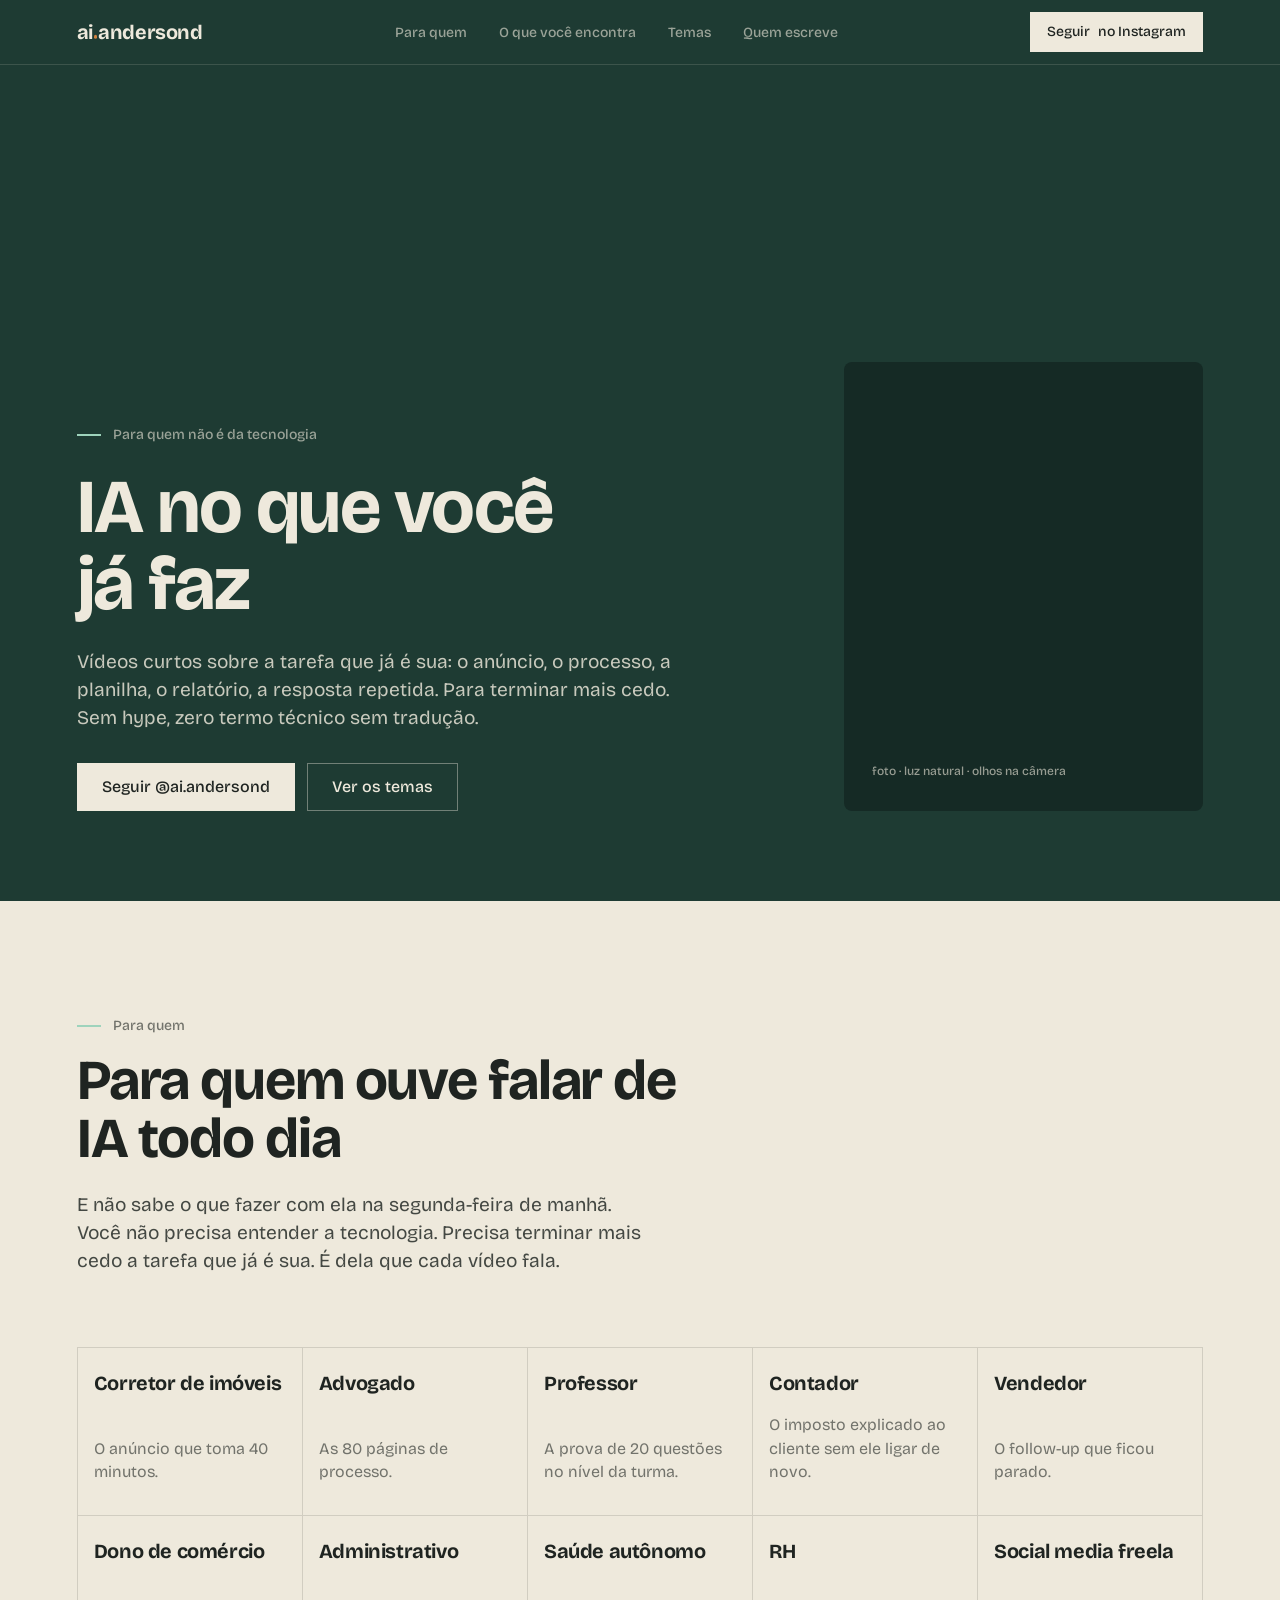
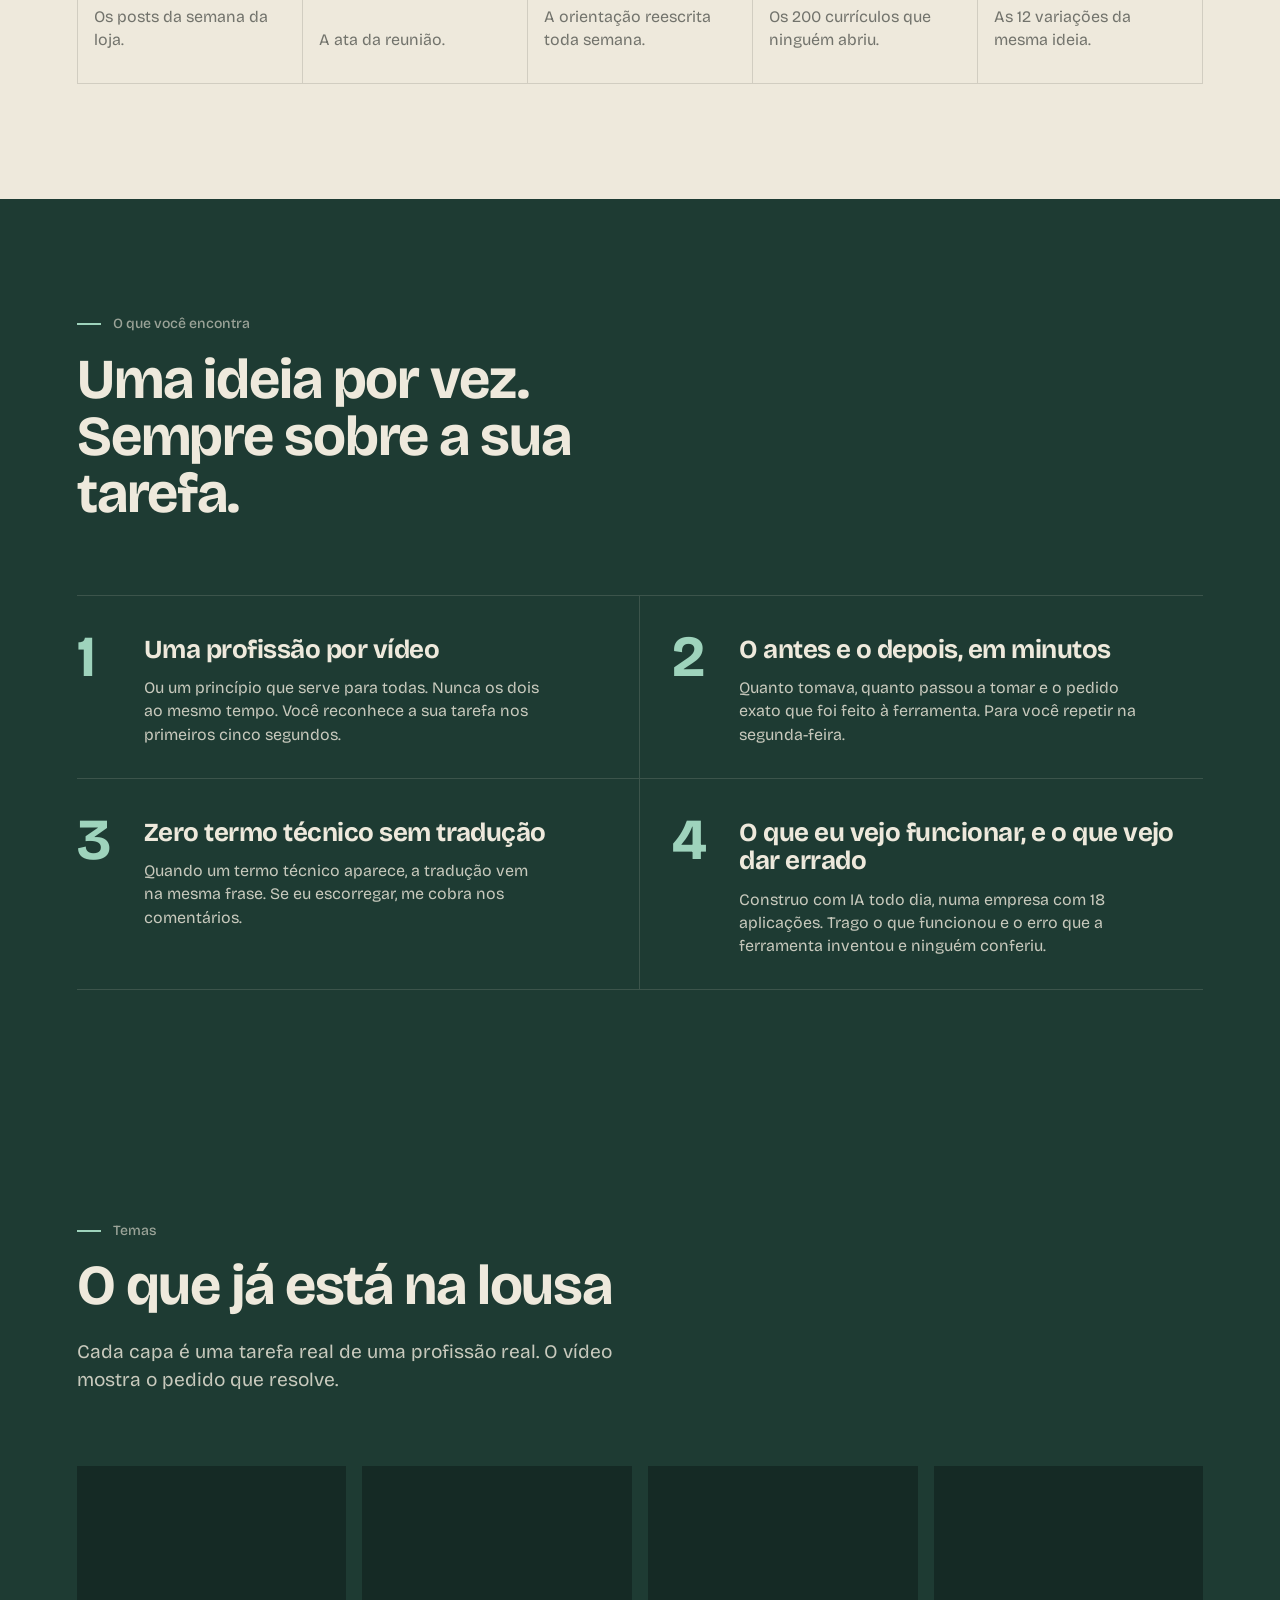
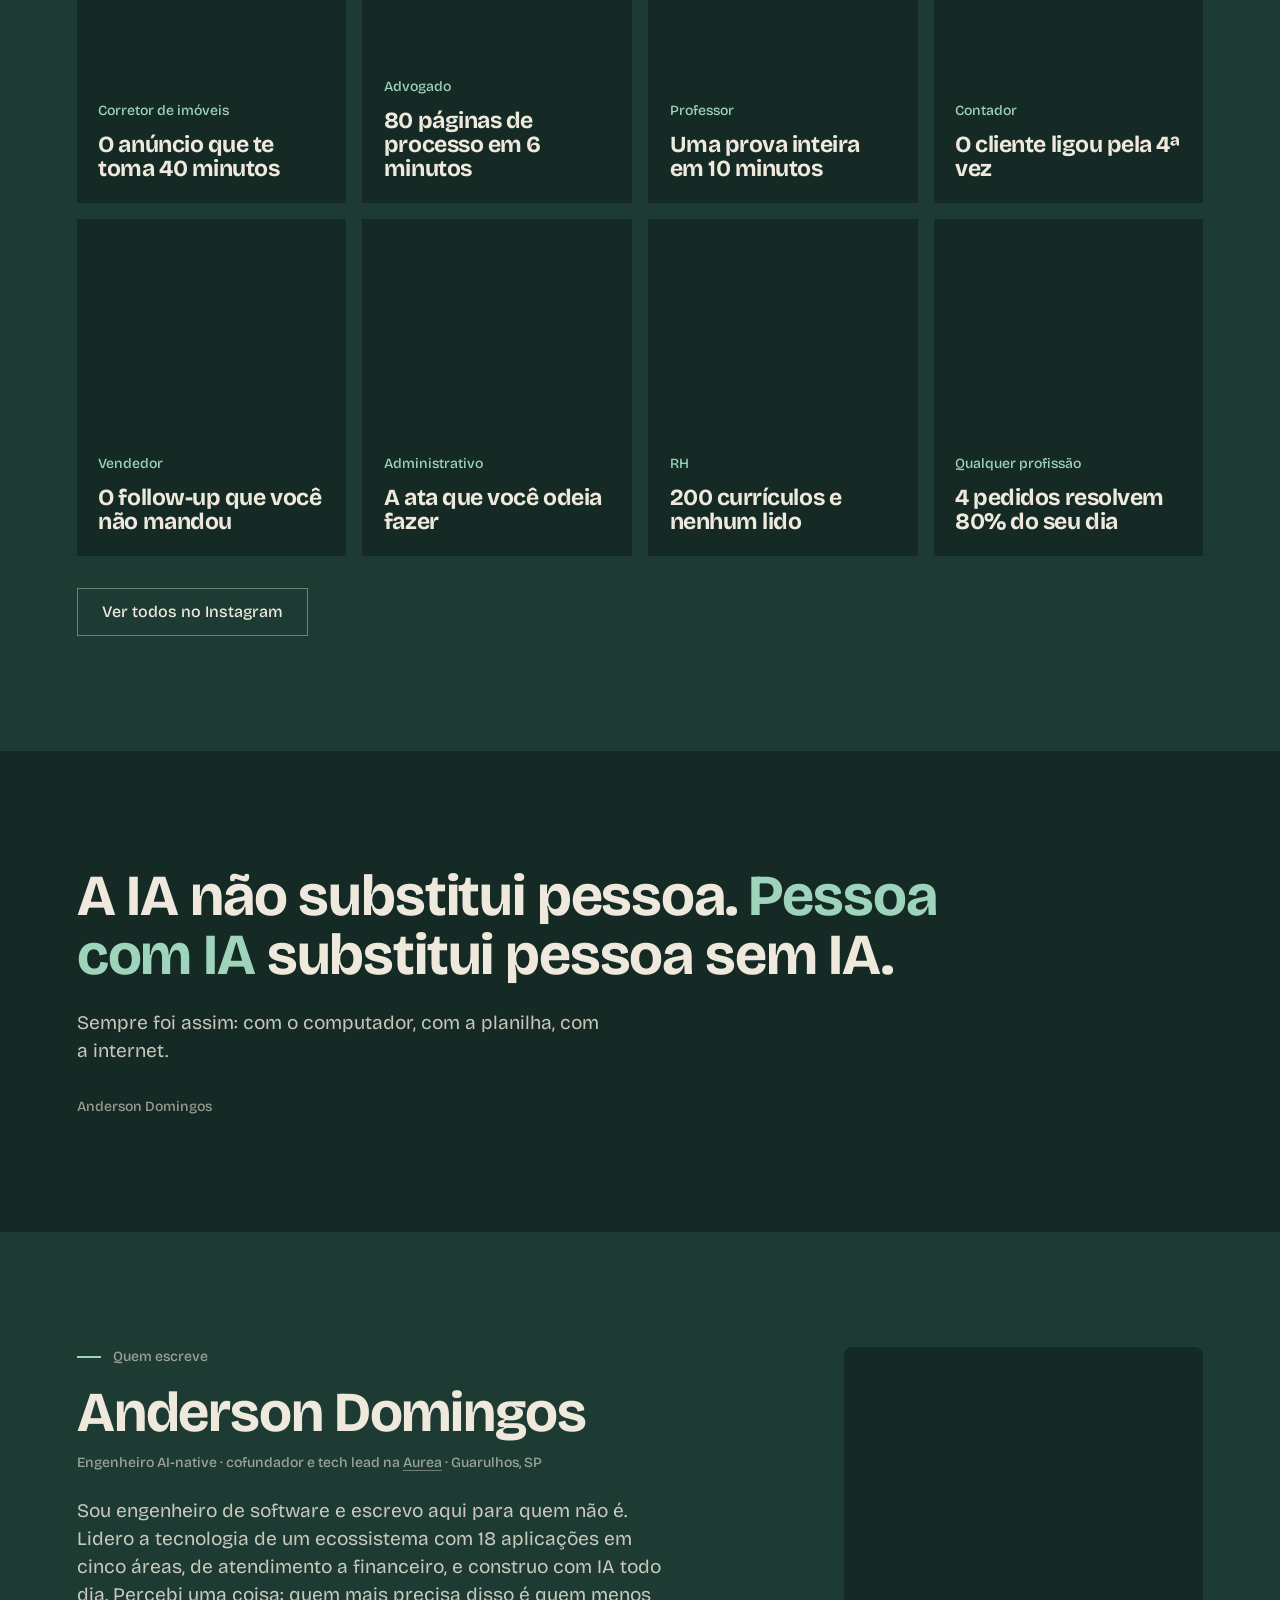
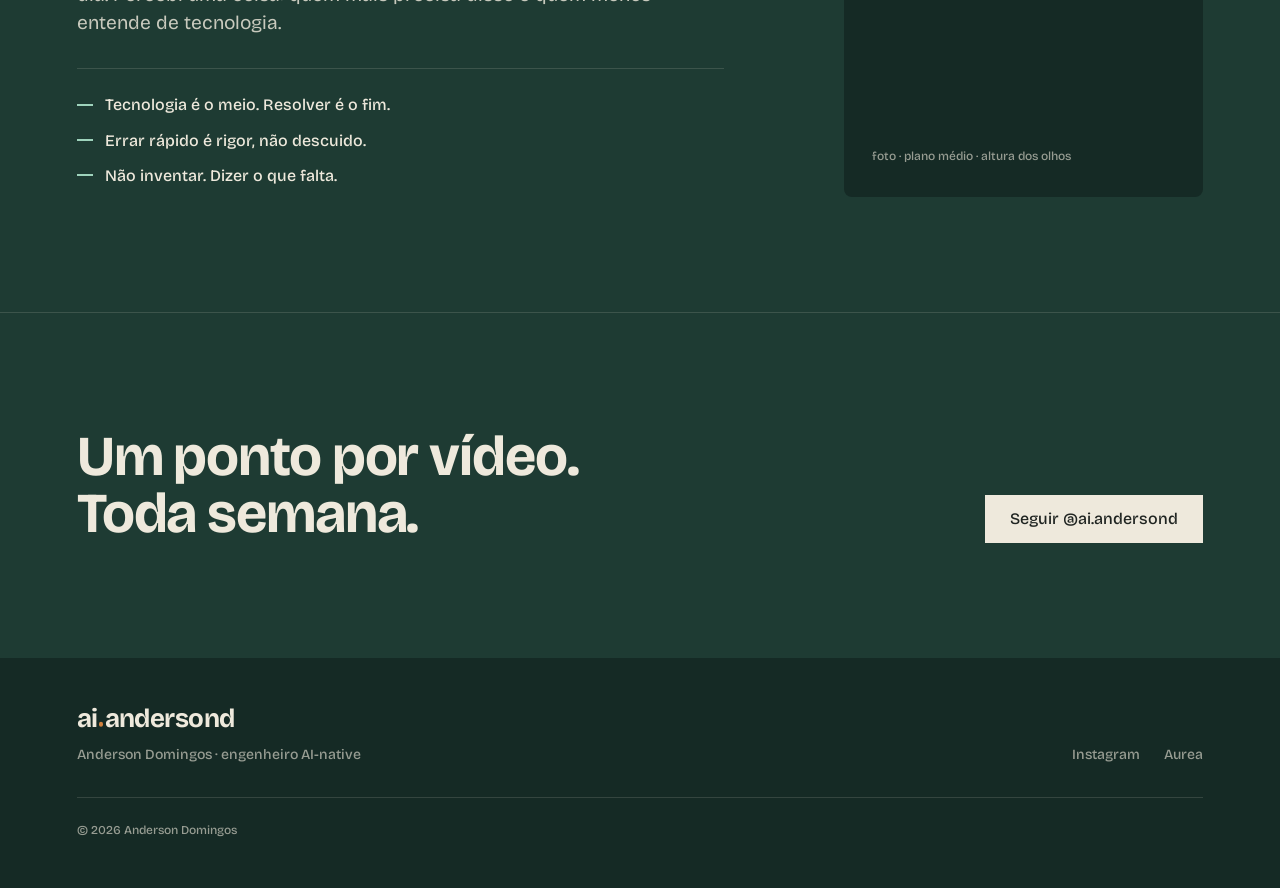
<file: index.html>
<!doctype html>
<html lang="pt-BR">
<head>
  <meta charset="utf-8">
  <meta name="viewport" content="width=device-width, initial-scale=1">
  <title>ai.andersond — IA no que você já faz</title>
  <meta name="description" content="IA para quem não é da tecnologia. Vídeos curtos sobre a tarefa que já é sua: o anúncio, o processo, a planilha, o relatório, a resposta repetida. Sem hype, zero termo técnico sem tradução.">
  <meta name="theme-color" content="#1E3B33">

  <meta property="og:type" content="website">
  <meta property="og:locale" content="pt_BR">
  <meta property="og:site_name" content="ai.andersond">
  <meta property="og:url" content="https://ai-andersond.vercel.app/">
  <meta property="og:title" content="ai.andersond — IA no que você já faz">
  <meta property="og:description" content="IA para quem não é da tecnologia. Um ponto por vídeo, sempre sobre a tarefa que já é sua. Sem hype, zero termo técnico sem tradução.">
  <meta property="og:image" content="https://ai-andersond.vercel.app/assets/og.png">
  <meta property="og:image:width" content="1200">
  <meta property="og:image:height" content="630">
  <meta name="twitter:card" content="summary_large_image">
  <meta name="twitter:title" content="ai.andersond — IA no que você já faz">
  <meta name="twitter:description" content="IA para quem não é da tecnologia. Um ponto por vídeo, sempre sobre a tarefa que já é sua.">
  <meta name="twitter:image" content="https://ai-andersond.vercel.app/assets/og.png">

  <link rel="canonical" href="https://ai-andersond.vercel.app/">
  <link rel="icon" href="favicon.svg" type="image/svg+xml">
  <link rel="apple-touch-icon" href="apple-touch-icon.png">

  <link rel="preconnect" href="https://fonts.googleapis.com">
  <link rel="preconnect" href="https://fonts.gstatic.com" crossorigin>
  <link href="https://fonts.googleapis.com/css2?family=Bricolage+Grotesque:opsz,wdth,wght@12..96,75..100,400;12..96,75..100,500;12..96,75..100,700&display=swap" rel="stylesheet">

  <link rel="stylesheet" href="tokens.css">
  <link rel="stylesheet" href="styles.css">
</head>
<body>
  <a class="skip" href="#conteudo">Pular para o conteúdo</a>

  <header class="nav wrap" id="top">
    <div class="row">
      <a class="wordmark" href="#top" aria-label="ai.andersond, início">ai<span class="dot" aria-hidden="true"></span>andersond</a>
      <nav aria-label="Seções">
        <ul>
          <li><a href="#para-quem">Para quem</a></li>
          <li><a href="#o-que-encontra">O que você encontra</a></li>
          <li><a href="#temas">Temas</a></li>
          <li><a href="#quem-escreve">Quem escreve</a></li>
        </ul>
      </nav>
      <a class="btn btn-primary btn-sm" href="https://www.instagram.com/ai.andersond/" target="_blank" rel="noopener" aria-label="Seguir no Instagram">Seguir<span class="hide-sm" aria-hidden="true">no Instagram</span></a>
    </div>
  </header>

  <main id="conteudo">

    <!-- Hero: título curto (até 6 palavras), conteúdo ancorado à esquerda e ao rodapé -->
    <section class="hero wrap" aria-labelledby="titulo">
      <div class="grid">
        <div class="hero-copy">
          <p class="eyebrow">Para quem não é da tecnologia</p>
          <h1 id="titulo" class="display">IA no que você já faz</h1>
          <p class="lede">Vídeos curtos sobre a tarefa que já é sua: o anúncio, o processo, a planilha, o relatório, a resposta repetida. Para terminar mais cedo. Sem hype, zero termo técnico sem tradução.</p>
          <div class="actions">
            <a class="btn btn-primary" href="https://www.instagram.com/ai.andersond/" target="_blank" rel="noopener">Seguir @ai.andersond</a>
            <a class="btn btn-ghost" href="#temas">Ver os temas</a>
          </div>
        </div>
        <!-- Fase 2: trocar o placeholder por <img src="assets/fotos/anderson.jpg" alt="Anderson Domingos"> dentro da figure -->
        <figure class="hero-photo photo">
          <figcaption>foto · luz natural · olhos na câmera</figcaption>
        </figure>
      </div>
    </section>

    <!-- Para quem: fundo giz (a parte clara dos 15%) -->
    <section class="section section-light wrap" id="para-quem" aria-labelledby="h-para-quem">
      <div class="grid">
        <div class="head">
          <p class="eyebrow">Para quem</p>
          <h2 id="h-para-quem" class="display">Para quem ouve falar de IA todo dia</h2>
          <p class="intro">E não sabe o que fazer com ela na segunda-feira de manhã. Você não precisa entender a tecnologia. Precisa terminar mais cedo a tarefa que já é sua. É dela que cada vídeo fala.</p>
        </div>
      </div>
      <ul class="who" aria-label="Profissões e a tarefa de cada uma">
        <li><h3>Corretor de imóveis</h3><p>O anúncio que toma 40 minutos.</p></li>
        <li><h3>Advogado</h3><p>As 80 páginas de processo.</p></li>
        <li><h3>Professor</h3><p>A prova de 20 questões no nível da turma.</p></li>
        <li><h3>Contador</h3><p>O imposto explicado ao cliente sem ele ligar de novo.</p></li>
        <li><h3>Vendedor</h3><p>O follow-up que ficou parado.</p></li>
        <li><h3>Dono de comércio</h3><p>Os posts da semana da loja.</p></li>
        <li><h3>Administrativo</h3><p>A ata da reunião.</p></li>
        <li><h3>Saúde autônomo</h3><p>A orientação reescrita toda semana.</p></li>
        <li><h3>RH</h3><p>Os 200 currículos que ninguém abriu.</p></li>
        <li><h3>Social media freela</h3><p>As 12 variações da mesma ideia.</p></li>
      </ul>
    </section>

    <!-- O que você encontra -->
    <section class="section wrap" id="o-que-encontra" aria-labelledby="h-encontra">
      <div class="grid">
        <div class="head">
          <p class="eyebrow">O que você encontra</p>
          <h2 id="h-encontra" class="display">Uma ideia por vez. Sempre sobre a sua tarefa.</h2>
        </div>
      </div>
      <ol class="find">
        <li>
          <span class="num" aria-hidden="true">1</span>
          <div>
            <h3>Uma profissão por vídeo</h3>
            <p>Ou um princípio que serve para todas. Nunca os dois ao mesmo tempo. Você reconhece a sua tarefa nos primeiros cinco segundos.</p>
          </div>
        </li>
        <li>
          <span class="num" aria-hidden="true">2</span>
          <div>
            <h3>O antes e o depois, em minutos</h3>
            <p>Quanto tomava, quanto passou a tomar e o pedido exato que foi feito à ferramenta. Para você repetir na segunda-feira.</p>
          </div>
        </li>
        <li>
          <span class="num" aria-hidden="true">3</span>
          <div>
            <h3>Zero termo técnico sem tradução</h3>
            <p>Quando um termo técnico aparece, a tradução vem na mesma frase. Se eu escorregar, me cobra nos comentários.</p>
          </div>
        </li>
        <li>
          <span class="num" aria-hidden="true">4</span>
          <div>
            <h3>O que eu vejo funcionar, e o que vejo dar errado</h3>
            <p>Construo com IA todo dia, numa empresa com 18 aplicações. Trago o que funcionou e o erro que a ferramenta inventou e ninguém conferiu.</p>
          </div>
        </li>
      </ol>
    </section>

    <!-- Temas: capas 4:5, uma profissão e uma tarefa por capa -->
    <section class="section wrap" id="temas" aria-labelledby="h-temas">
      <div class="grid">
        <div class="head">
          <p class="eyebrow">Temas</p>
          <h2 id="h-temas" class="display">O que já está na lousa</h2>
          <p class="intro">Cada capa é uma tarefa real de uma profissão real. O vídeo mostra o pedido que resolve.</p>
        </div>
      </div>
      <ul class="covers" aria-label="Temas dos vídeos">
        <li class="cover"><span class="tag">Corretor de imóveis</span><h3>O anúncio que te toma 40 minutos</h3></li>
        <li class="cover"><span class="tag">Advogado</span><h3>80 páginas de processo em 6 minutos</h3></li>
        <li class="cover"><span class="tag">Professor</span><h3>Uma prova inteira em 10 minutos</h3></li>
        <li class="cover"><span class="tag">Contador</span><h3>O cliente ligou pela 4ª vez</h3></li>
        <li class="cover"><span class="tag">Vendedor</span><h3>O follow-up que você não mandou</h3></li>
        <li class="cover"><span class="tag">Administrativo</span><h3>A ata que você odeia fazer</h3></li>
        <li class="cover"><span class="tag">RH</span><h3>200 currículos e nenhum lido</h3></li>
        <li class="cover"><span class="tag">Qualquer profissão</span><h3>4 pedidos resolvem 80% do seu dia</h3></li>
      </ul>
      <div class="more">
        <a class="btn btn-ghost" href="https://www.instagram.com/ai.andersond/" target="_blank" rel="noopener">Ver todos no Instagram</a>
      </div>
    </section>

    <!-- Frase: fundo lousa escura, uma expressão em menta -->
    <section class="section section-deep wrap" aria-label="A frase que resume">
      <div class="grid">
        <blockquote class="statement-wrap">
          <p class="statement display">A IA não substitui pessoa. <em>Pessoa com IA</em> substitui pessoa sem IA.</p>
          <p class="statement-more">Sempre foi assim: com o computador, com a planilha, com a internet.</p>
          <footer class="statement-by">Anderson Domingos</footer>
        </blockquote>
      </div>
    </section>

    <!-- Quem escreve -->
    <section class="section wrap about" id="quem-escreve" aria-labelledby="h-quem">
      <div class="grid">
        <div class="about-copy">
          <p class="eyebrow">Quem escreve</p>
          <h2 id="h-quem" class="display">Anderson Domingos</h2>
          <p class="role">Engenheiro AI-native · cofundador e tech lead na <a href="https://aureatech.io" target="_blank" rel="noopener">Aurea</a> · Guarulhos, SP</p>
          <p class="bio">Sou engenheiro de software e escrevo aqui para quem não é. Lidero a tecnologia de um ecossistema com 18 aplicações em cinco áreas, de atendimento a financeiro, e construo com IA todo dia. Percebi uma coisa: quem mais precisa disso é quem menos entende de tecnologia.</p>
          <ul class="principles" aria-label="Princípios">
            <li>Tecnologia é o meio. Resolver é o fim.</li>
            <li>Errar rápido é rigor, não descuido.</li>
            <li>Não inventar. Dizer o que falta.</li>
          </ul>
        </div>
        <!-- Fase 2: trocar o placeholder por <img src="assets/fotos/anderson-retrato.jpg" alt="Anderson Domingos"> -->
        <figure class="about-photo photo">
          <figcaption>foto · plano médio · altura dos olhos</figcaption>
        </figure>
      </div>
    </section>

    <!-- Chamada final: o significado do ponto, dito uma vez -->
    <section class="section cta wrap" aria-labelledby="h-cta">
      <div class="grid">
        <h2 id="h-cta" class="display">Um ponto por vídeo. Toda semana.</h2>
        <div class="actions">
          <a class="btn btn-primary" href="https://www.instagram.com/ai.andersond/" target="_blank" rel="noopener">Seguir @ai.andersond</a>
        </div>
      </div>
    </section>

  </main>

  <footer class="footer wrap">
    <div class="row">
      <div>
        <a class="wordmark" href="#top" aria-label="ai.andersond, voltar ao topo">ai<span class="dot" aria-hidden="true"></span>andersond</a>
        <p class="role">Anderson Domingos · engenheiro AI-native</p>
      </div>
      <nav aria-label="Links">
        <ul>
          <li><a href="https://www.instagram.com/ai.andersond/" target="_blank" rel="noopener">Instagram</a></li>
          <li><a href="https://aureatech.io" target="_blank" rel="noopener">Aurea</a></li>
        </ul>
      </nav>
    </div>
    <small>© 2026 Anderson Domingos</small>
  </footer>
</body>
</html>
</file>
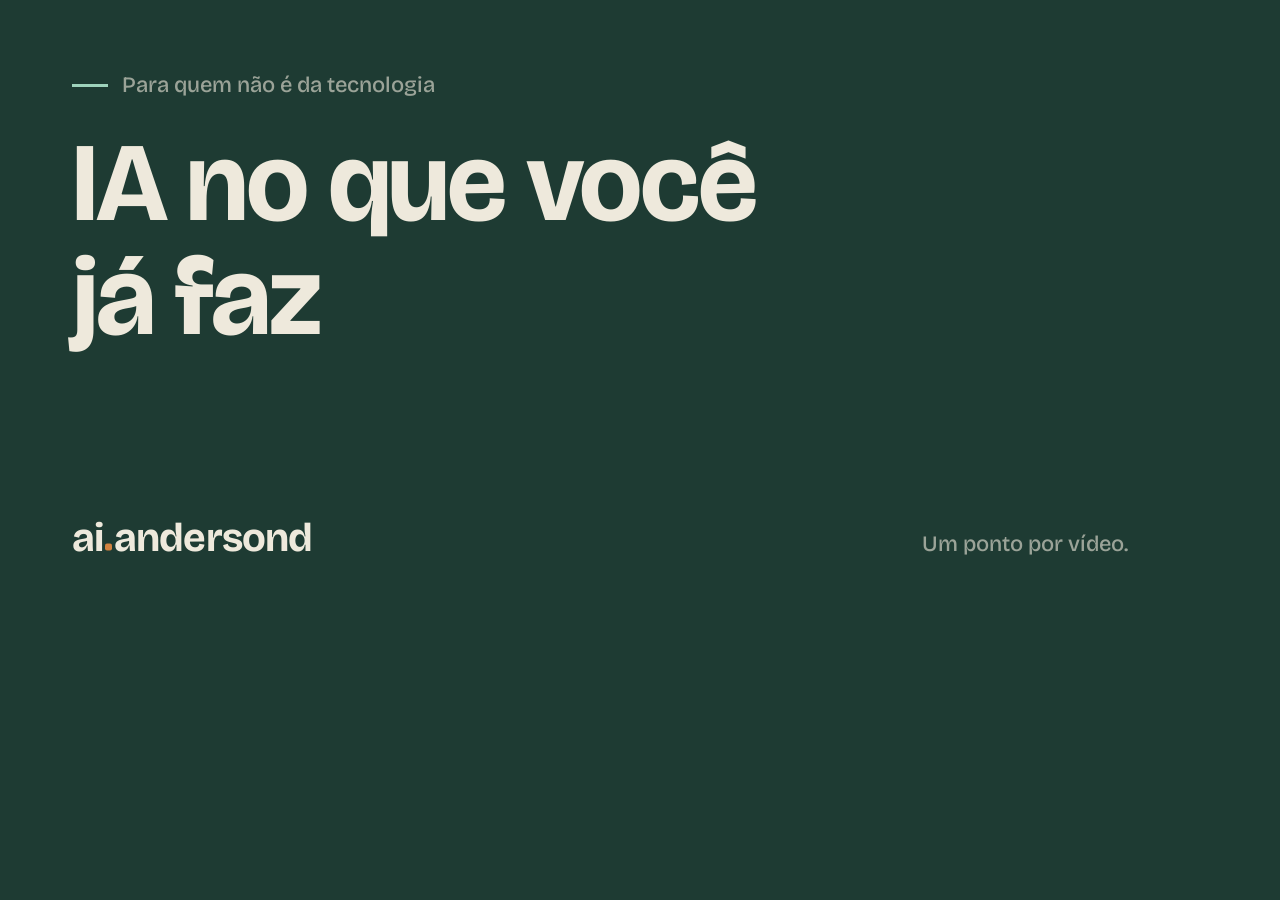
<file: assets/og.html>
<!doctype html>
<html lang="pt-BR">
<head>
<meta charset="utf-8">
<title>og · ai.andersond</title>
<link href="https://fonts.googleapis.com/css2?family=Bricolage+Grotesque:opsz,wdth,wght@12..96,75..100,400;12..96,75..100,500;12..96,75..100,700&display=block" rel="stylesheet">
<link rel="stylesheet" href="../tokens.css">
<style>
  /* Fonte do assets/og.png (1200x630). Gerar: ver README › "Regenerar o og.png". */
  html, body { margin: 0; }
  body {
    width: 1200px; height: 630px; overflow: hidden;
    background: var(--color-lousa); color: var(--color-giz);
    font-family: var(--font-family); font-optical-sizing: auto;
    display: flex; flex-direction: column; justify-content: space-between;
    padding: 72px; box-sizing: border-box;
  }
  .eyebrow { display: flex; align-items: center; gap: 14px; font-weight: 500; font-size: 22px; color: var(--text-on-dark-muted); }
  .eyebrow::before { content: ""; width: 36px; height: 3px; background: var(--color-menta); }
  h1 { margin: 28px 0 0; font-weight: 700; font-size: 112px; letter-spacing: -0.02em; line-height: 1.02; max-width: 11ch; }
  .foot { display: flex; justify-content: space-between; align-items: baseline; }
  .wordmark { display: inline-flex; align-items: baseline; font-weight: 700; font-size: 40px; letter-spacing: -0.02em; line-height: 1; }
  .dot { display: inline-block; width: .18em; height: .18em; margin: 0 .04em; background: var(--color-cobre); border-radius: 2px; transform: translateY(-.01em); }
  .tag { font-weight: 500; font-size: 22px; color: var(--text-on-dark-muted); }
</style>
</head>
<body>
  <div>
    <p class="eyebrow" style="margin:0">Para quem não é da tecnologia</p>
    <h1>IA no que você já faz</h1>
  </div>
  <div class="foot">
    <span class="wordmark">ai<span class="dot"></span>andersond</span>
    <span class="tag">Um ponto por vídeo.</span>
  </div>
</body>
</html>
</file>
<file: tokens.css>
/* ============================================================
   ai.andersond · tokens da direção "Lousa" · v1.0.0 (10/09/2026)
   Fonte normativa: tokens.json (W3C Design Tokens).
   Regra: copie o hex, nunca aproxime. Sombra e gradiente não existem.
   ============================================================ */
:root {
  /* --- cor (tokens.json › color) --- */
  --color-lousa: #1E3B33;         /* base: fundo padrão */
  --color-lousa-escura: #152A25;  /* profundidade, faixas, lower third */
  --color-giz: #EEE9DC;           /* texto sobre lousa; fundo claro */
  --color-cobre: #D2823F;         /* SÓ o ponto da marca */
  --color-menta: #9ED3BC;         /* acento frio: linha, número, gráfico */
  --color-grafite: #1F2421;       /* texto sobre giz */

  /* --- semântica (tokens.json › semantic) --- */
  --bg-default: var(--color-lousa);
  --bg-deep: var(--color-lousa-escura);
  --bg-light: var(--color-giz);
  --text-on-dark: var(--color-giz);
  --text-on-dark-muted: rgba(238, 233, 220, 0.6);   /* giz a 60% (#EEE9DC99) */
  --text-on-light: var(--color-grafite);
  --text-accent: var(--color-menta);

  /* derivados desta implementação (não estão no tokens.json) */
  --text-on-dark-soft: rgba(238, 233, 220, 0.82);
  --text-on-light-muted: rgba(31, 36, 33, 0.6);
  --text-on-light-soft: rgba(31, 36, 33, 0.82);
  --line-on-dark: rgba(238, 233, 220, 0.14);
  --line-on-light: rgba(31, 36, 33, 0.14);
  --border-ghost: rgba(238, 233, 220, 0.4);

  /* --- tipografia (tokens.json › font) --- */
  --font-family: "Bricolage Grotesque", system-ui, sans-serif;
  --font-weight-text: 400;
  --font-weight-label: 500;
  --font-weight-display: 700;
  --font-width-normal: 100%;
  --font-width-condensed: 80%;
  --font-size-12: 12px;
  --font-size-14: 14px;
  --font-size-16: 16px;
  --font-size-20: 20px;
  --font-size-26: 26px;
  --font-size-34: 34px;
  --font-size-44: 44px;
  --font-size-58: 58px;
  --font-size-76: 76px;
  --letter-spacing-display: -0.02em;
  --letter-spacing-text: 0;
  --line-height-display: 1.02;
  --line-height-text: 1.45;

  /* --- espaço (tokens.json › space) --- */
  --space-1: 4px;
  --space-2: 8px;
  --space-3: 12px;
  --space-4: 16px;
  --space-6: 24px;
  --space-8: 32px;
  --space-12: 48px;
  --space-16: 64px;
  --margin-ratio: 6%;             /* margem = 6% da largura do formato */

  /* --- raio (tokens.json › radius) --- */
  --radius-none: 0px;
  --radius-dot: 2px;              /* cantos do ponto da marca */
  --radius-photo: 8px;            /* único raio permitido em imagem */

  /* --- explícitos: não existem nesta identidade --- */
  --shadow-none: none;
  --gradient-none: none;
}
</file>
<file: styles.css>
/* ============================================================
   ai.andersond · landing page · direção "Lousa"
   O que este arquivo respeita (detalhe em AGENTS.md):
   - uma família: Bricolage Grotesque; títulos 700, tracking -0.02em, entrelinha 1.02
   - sem gradiente, sem sombra, sem caixa alta, sem movimento gratuito
   - raio 0 em tudo, exceto o ponto (2px) e a foto (8px)
   - cobre só no ponto da marca (.dot)
   - margem lateral = 6% da largura (.wrap); grade de 12 colunas (.grid)
   - conteúdo alinhado à esquerda e ancorado ao rodapé
   ============================================================ */

*, *::before, *::after { box-sizing: border-box; }

html {
  -webkit-text-size-adjust: 100%;
  scroll-padding-top: 80px;
}
@media (prefers-reduced-motion: no-preference) {
  html { scroll-behavior: smooth; }
}

body {
  margin: 0;
  font-family: var(--font-family);
  font-weight: var(--font-weight-text);
  font-size: var(--font-size-16);
  line-height: var(--line-height-text);
  letter-spacing: var(--letter-spacing-text);
  color: var(--text-on-dark);
  background: var(--bg-default);
  font-optical-sizing: auto;
  -webkit-font-smoothing: antialiased;
  text-rendering: optimizeLegibility;
}

h1, h2, h3, p, ul, ol, figure, blockquote { margin: 0; }
ul, ol { padding: 0; list-style: none; }
a { color: inherit; }
img, svg { display: block; max-width: 100%; }

::selection { background: var(--color-menta); color: var(--color-grafite); }
:focus-visible { outline: 2px solid var(--color-menta); outline-offset: 3px; }

/* ---------- Tipo ---------- */
.display {
  font-weight: var(--font-weight-display);
  letter-spacing: var(--letter-spacing-display);
  line-height: var(--line-height-display);
}
.label {
  font-weight: var(--font-weight-label);
  font-size: var(--font-size-14);
}

/* ---------- Layout ---------- */
.wrap { padding-inline: var(--margin-ratio); }
.grid {
  display: grid;
  grid-template-columns: repeat(12, minmax(0, 1fr));
  column-gap: var(--space-6);
}
.head { grid-column: 1 / span 8; }

.skip {
  position: absolute;
  left: var(--margin-ratio);
  top: -100px;
  z-index: 100;
  padding: var(--space-2) var(--space-3);
  background: var(--color-giz);
  color: var(--color-grafite);
  font-weight: var(--font-weight-label);
  text-decoration: none;
}
.skip:focus { top: var(--space-2); }

/* ---------- Marca ---------- */
.wordmark {
  display: inline-flex;
  align-items: baseline;
  font-weight: var(--font-weight-display);
  letter-spacing: var(--letter-spacing-display);
  line-height: 1;
  color: var(--color-giz);
  text-decoration: none;
}
.dot {
  display: inline-block;
  width: .18em;
  height: .18em;
  margin: 0 .04em;
  background: var(--color-cobre);
  border-radius: var(--radius-dot);
  transform: translateY(-.01em);
}

/* ---------- Nav ---------- */
.nav {
  position: sticky;
  top: 0;
  z-index: 50;
  background: var(--bg-default);
  border-bottom: 1px solid var(--line-on-dark);
}
.nav .row {
  display: flex;
  align-items: center;
  justify-content: space-between;
  gap: var(--space-6);
  min-height: 64px;
}
.nav .wordmark { font-size: var(--font-size-20); }
.nav ul { display: flex; gap: var(--space-8); }
.nav ul a {
  font-weight: var(--font-weight-label);
  font-size: var(--font-size-14);
  color: var(--text-on-dark-muted);
  text-decoration: none;
}
.nav ul a:hover { color: var(--color-giz); }

/* ---------- Botões ---------- */
.btn {
  display: inline-flex;
  align-items: center;
  justify-content: center;
  gap: var(--space-2);
  min-height: 48px;
  padding: 0 var(--space-6);
  font-weight: var(--font-weight-label);
  font-size: var(--font-size-16);
  line-height: 1;
  text-decoration: none;
  border: 1px solid transparent;
  border-radius: var(--radius-none);
  white-space: nowrap;
}
.btn-primary {
  background: var(--color-giz);
  color: var(--color-grafite);
  border-color: var(--color-giz);
}
.btn-primary:hover {
  background: transparent;
  color: var(--color-giz);
}
.btn-ghost {
  color: var(--color-giz);
  border-color: var(--border-ghost);
}
.btn-ghost:hover { border-color: var(--color-giz); }
.btn-sm {
  min-height: 40px;
  padding: 0 var(--space-4);
  font-size: var(--font-size-14);
}

/* ---------- Hero ---------- */
.hero {
  min-height: min(calc(100vh - 64px), 880px);
  min-height: min(calc(100svh - 64px), 880px);
  display: grid;
  align-content: end;
  padding-block: var(--space-16) clamp(48px, 7vw, 96px);
}
.hero .grid {
  align-items: end;
  row-gap: var(--space-12);
}
.hero-copy { grid-column: 1 / span 7; }
.hero-photo { grid-column: 9 / span 4; }
.hero h1 {
  margin-top: var(--space-6);
  font-size: clamp(44px, 7vw, 76px);
  max-width: 11ch;
}
.lede {
  margin-top: var(--space-6);
  font-size: clamp(16px, 1.5vw, 20px);
  max-width: 50ch;
  color: var(--text-on-dark-soft);
}
.actions {
  display: flex;
  flex-wrap: wrap;
  gap: var(--space-3);
  margin-top: var(--space-8);
}

/* foto: único lugar com raio 8px */
.photo {
  position: relative;
  overflow: hidden;
  aspect-ratio: 4 / 5;
  background: var(--bg-deep);
  border-radius: var(--radius-photo);
}
.photo img {
  width: 100%;
  height: 100%;
  object-fit: cover;
}
.photo figcaption {
  position: absolute;
  left: 8%;
  bottom: 7%;
  font-size: var(--font-size-12);
  font-weight: var(--font-weight-label);
  color: var(--text-on-dark-muted);
}

/* ---------- Seções ---------- */
.section { padding-block: clamp(64px, 9vw, 120px); }
.section-light {
  background: var(--bg-light);
  color: var(--text-on-light);
}
.section-deep { background: var(--bg-deep); }

.eyebrow {
  display: flex;
  align-items: center;
  gap: var(--space-3);
  font-weight: var(--font-weight-label);
  font-size: var(--font-size-14);
  color: var(--text-on-dark-muted);
}
.eyebrow::before {
  content: "";
  flex: none;
  width: 24px;
  height: 2px;
  background: var(--color-menta);
}
.section-light .eyebrow { color: var(--text-on-light-muted); }

.section h2 {
  margin-top: var(--space-4);
  font-size: clamp(34px, 4.4vw, 58px);
  max-width: 18ch;
}
.intro {
  margin-top: var(--space-6);
  font-size: clamp(16px, 1.5vw, 20px);
  max-width: 48ch;
  color: var(--text-on-dark-soft);
}
.section-light .intro { color: var(--text-on-light-soft); }

/* Para quem: grade de profissões, linhas finas, sem cartão */
.who {
  margin-top: clamp(40px, 6vw, 72px);
  display: grid;
  grid-template-columns: repeat(5, minmax(0, 1fr));
  border-top: 1px solid var(--line-on-light);
  border-left: 1px solid var(--line-on-light);
}
.who li {
  display: flex;
  flex-direction: column;
  justify-content: space-between;
  gap: var(--space-4);
  min-height: 168px;
  padding: var(--space-6) var(--space-4) var(--space-8);
  border-right: 1px solid var(--line-on-light);
  border-bottom: 1px solid var(--line-on-light);
}
.who h3 {
  font-weight: var(--font-weight-display);
  font-size: var(--font-size-20);
  letter-spacing: var(--letter-spacing-display);
  line-height: 1.1;
}
.who p {
  font-size: var(--font-size-16);
  color: var(--text-on-light-muted);
}

/* O que você encontra: numeral menta, lista em duas colunas */
.find {
  margin-top: clamp(40px, 6vw, 72px);
  display: grid;
  grid-template-columns: repeat(2, minmax(0, 1fr));
  border-top: 1px solid var(--line-on-dark);
}
.find li {
  display: grid;
  grid-template-columns: auto minmax(0, 1fr);
  gap: var(--space-6);
  padding: var(--space-8) var(--space-8) var(--space-8) 0;
  border-bottom: 1px solid var(--line-on-dark);
}
.find li:nth-child(odd) { border-right: 1px solid var(--line-on-dark); }
.find li:nth-child(even) { padding-left: var(--space-8); padding-right: 0; }
.num {
  min-width: 1.2ch;
  font-weight: var(--font-weight-display);
  font-size: var(--font-size-58);
  line-height: 1;
  letter-spacing: var(--letter-spacing-display);
  color: var(--color-menta);
}
.find h3 {
  margin-top: .3em;
  font-weight: var(--font-weight-display);
  font-size: var(--font-size-26);
  letter-spacing: var(--letter-spacing-display);
  line-height: 1.1;
}
.find p {
  margin-top: var(--space-3);
  max-width: 40ch;
  color: var(--text-on-dark-soft);
}

/* Temas: capas 4:5 em lousa escura, como a capa de Reel */
.covers {
  margin-top: clamp(40px, 6vw, 72px);
  display: grid;
  grid-template-columns: repeat(4, minmax(0, 1fr));
  gap: var(--space-4);
}
.cover {
  display: flex;
  flex-direction: column;
  justify-content: flex-end;
  aspect-ratio: 4 / 5;
  padding: 8%;
  background: var(--bg-deep);
}
.cover .tag {
  font-weight: var(--font-weight-label);
  font-size: var(--font-size-14);
  color: var(--color-menta);
}
.cover h3 {
  margin-top: var(--space-3);
  font-weight: var(--font-weight-display);
  font-size: clamp(20px, 1.8vw, 26px);
  letter-spacing: var(--letter-spacing-display);
  line-height: 1.05;
}
.more { margin-top: var(--space-8); }

/* Frase: uma palavra em menta, nunca o título inteiro */
.statement-wrap { grid-column: 1 / span 10; }
.statement {
  font-size: clamp(34px, 4.8vw, 58px);
  max-width: 24ch;
}
.statement em {
  font-style: normal;
  color: var(--color-menta);
}
.statement-more {
  margin-top: var(--space-6);
  max-width: 44ch;
  font-size: clamp(16px, 1.5vw, 20px);
  color: var(--text-on-dark-soft);
}
.statement-by {
  margin-top: var(--space-8);
  font-weight: var(--font-weight-label);
  font-size: var(--font-size-14);
  color: var(--text-on-dark-muted);
}

/* Quem escreve */
.about .grid {
  align-items: start;
  row-gap: var(--space-12);
}
.about-copy { grid-column: 1 / span 7; }
.about-photo { grid-column: 9 / span 4; }
.role {
  margin-top: var(--space-3);
  font-weight: var(--font-weight-label);
  font-size: var(--font-size-14);
  color: var(--text-on-dark-muted);
}
.role a {
  text-decoration-color: var(--border-ghost);
  text-underline-offset: 3px;
}
.role a:hover { color: var(--color-giz); }
.bio {
  margin-top: var(--space-6);
  max-width: 50ch;
  font-size: clamp(16px, 1.5vw, 20px);
  color: var(--text-on-dark-soft);
}
.principles {
  display: grid;
  gap: var(--space-3);
  margin-top: var(--space-8);
  padding-top: var(--space-6);
  border-top: 1px solid var(--line-on-dark);
}
.principles li {
  display: flex;
  gap: var(--space-3);
  font-weight: var(--font-weight-label);
}
.principles li::before {
  content: "";
  flex: none;
  width: 16px;
  height: 2px;
  margin-top: .65em;
  background: var(--color-menta);
}

/* Chamada final */
.cta { border-top: 1px solid var(--line-on-dark); }
.cta .grid {
  align-items: end;
  row-gap: var(--space-8);
}
.cta h2 {
  grid-column: 1 / span 8;
  margin-top: 0;
}
.cta .actions {
  grid-column: 9 / span 4;
  justify-content: flex-end;
  margin-top: 0;
}

/* ---------- Rodapé: faixa em lousa escura, como o lower third ---------- */
.footer {
  background: var(--bg-deep);
  padding-block: var(--space-12);
}
.footer .row {
  display: flex;
  flex-wrap: wrap;
  align-items: flex-end;
  justify-content: space-between;
  gap: var(--space-6);
}
.footer .wordmark { font-size: var(--font-size-26); }
.footer nav ul { display: flex; gap: var(--space-6); }
.footer nav a {
  font-weight: var(--font-weight-label);
  font-size: var(--font-size-14);
  color: var(--text-on-dark-muted);
  text-decoration: none;
}
.footer nav a:hover { color: var(--color-giz); }
.footer small {
  display: block;
  margin-top: var(--space-8);
  padding-top: var(--space-6);
  border-top: 1px solid var(--line-on-dark);
  font-size: var(--font-size-12);
  font-weight: var(--font-weight-label);
  color: var(--text-on-dark-muted);
}

/* ---------- Responsivo ---------- */
@media (max-width: 1100px) {
  .who { grid-template-columns: repeat(4, minmax(0, 1fr)); }
}

@media (max-width: 900px) {
  .nav ul { display: none; }
  .head { grid-column: 1 / -1; }

  .hero { min-height: 0; }
  .hero-copy { grid-column: 1 / -1; }
  .hero-photo { grid-column: 1 / span 7; order: -1; }

  .find { grid-template-columns: 1fr; }
  .find li,
  .find li:nth-child(odd),
  .find li:nth-child(even) {
    border-right: 0;
    padding-left: 0;
    padding-right: 0;
  }

  .covers { grid-template-columns: repeat(2, minmax(0, 1fr)); }
  .statement-wrap { grid-column: 1 / -1; }

  .about-copy { grid-column: 1 / -1; }
  .about-photo { grid-column: 1 / span 7; }

  .cta h2, .cta .actions { grid-column: 1 / -1; }
  .cta .actions { justify-content: flex-start; }
}

@media (max-width: 640px) {
  .who { grid-template-columns: repeat(2, minmax(0, 1fr)); }
  .who li { min-height: 0; }
  .hero-photo, .about-photo { grid-column: 1 / span 8; }
  .btn { white-space: normal; text-align: center; }
  .nav .btn { white-space: nowrap; }
  .hide-sm { display: none; }
}
</file>
